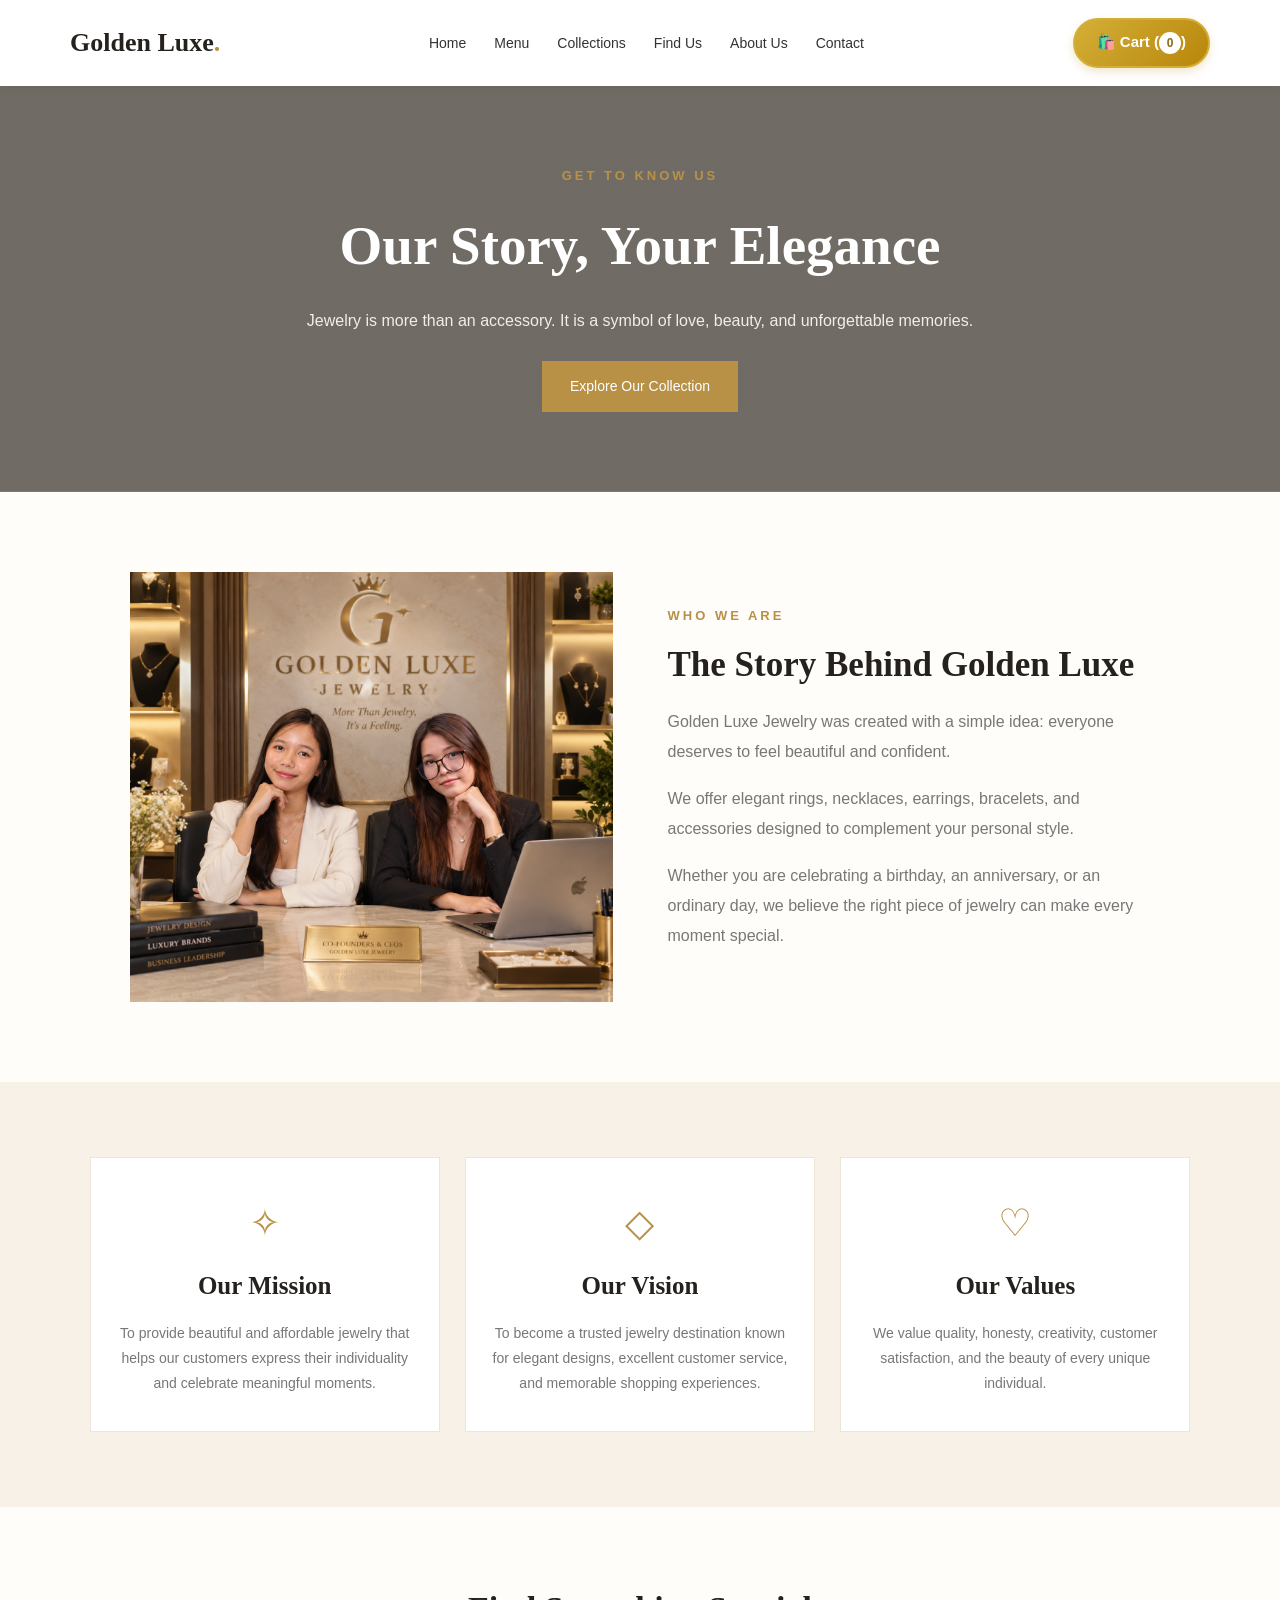
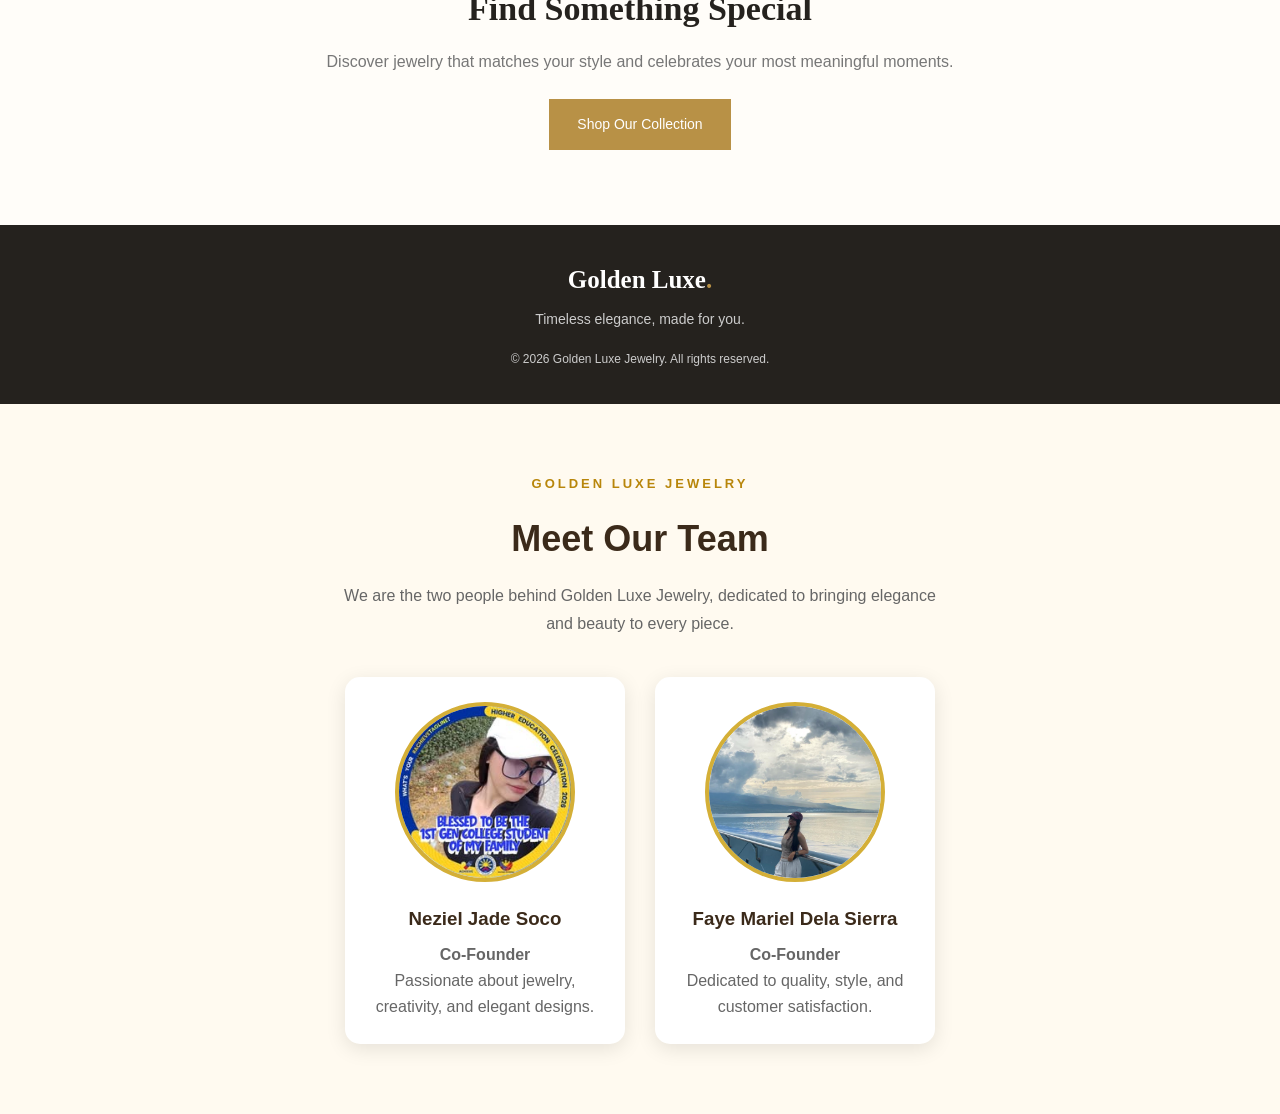
<file: index.html/about.html>
<!DOCTYPE html>
<html lang="en">
<head>
    <meta charset="UTF-8">
    <meta name="viewport" content="width=device-width, initial-scale=1.0">
    <title>About Us | Golden Luxe Jewelry</title>
    <link rel="stylesheet" href="style.css">
    <script src="script.js" defer></script>
</head>
<body>

    <!-- Navigation Bar -->
    <header>
        <nav class="navbar">
            <h2 class="logo">Golden Luxe<span>.</span></h2>

            <ul class="nav-links">
                <li><a href="index.html">Home</a></li>
                <li><a href="menu.html">Menu</a></li>
                <li><a href="index.html#collections">Collections</a></li>
                <li><a href="map.html">Find Us</a></li>
                <li><a href="about.html">About Us</a></li>
                <li><a href="index.html#contact">Contact</a></li>
            </ul>

            <button class="cart-button" onclick="showCart()">
                🛍️ Cart (<span id="cart-count">0</span>)
            </button>
        </nav>
    </header>

    <!-- About Hero -->
    <section class="about-hero">
        <div>
            <p class="about-label">GET TO KNOW US</p>
            <h1>Our Story, Your Elegance</h1>
            <p>
                Jewelry is more than an accessory.
                It is a symbol of love, beauty, and unforgettable memories.
            </p>
            <a href="menu.html" class="btn">Explore Our Collection</a>
        </div>
    </section>

    <!-- Our Story -->
<section class="story-section">
    <div class="story-image">
        <img
            src="CEO sterling company.png"
            alt="Golden Luxe Jewelry co-founders in their jewelry boutique">
    </div>

    <div class="story-content">
        <p class="about-label">WHO WE ARE</p>
        <h2>The Story Behind Golden Luxe</h2>

        <p>
            Golden Luxe Jewelry was created with a simple idea:
            everyone deserves to feel beautiful and confident.
        </p>

        <p>
            We offer elegant rings, necklaces, earrings, bracelets,
            and accessories designed to complement your personal style.
        </p>

        <p>
            Whether you are celebrating a birthday, an anniversary,
            or an ordinary day, we believe the right piece of jewelry
            can make every moment special.
        </p>
    </div>
</section>

    <!-- Mission and Vision -->
    <section class="mission-section">
        <div class="mission-card">
            <div class="about-icon">✧</div>
            <h2>Our Mission</h2>
            <p>
                To provide beautiful and affordable jewelry that helps
                our customers express their individuality and celebrate
                meaningful moments.
            </p>
        </div>

        <div class="mission-card">
            <div class="about-icon">◇</div>
            <h2>Our Vision</h2>
            <p>
                To become a trusted jewelry destination known for
                elegant designs, excellent customer service, and
                memorable shopping experiences.
            </p>
        </div>

        <div class="mission-card">
            <div class="about-icon">♡</div>
            <h2>Our Values</h2>
            <p>
                We value quality, honesty, creativity, customer
                satisfaction, and the beauty of every unique individual.
            </p>
        </div>
    </section>

    <!-- Call to Action -->
    <section class="about-cta">
        <h2>Find Something Special</h2>
        <p>
            Discover jewelry that matches your style and celebrates
            your most meaningful moments.
        </p>
        <a href="menu.html" class="btn">Shop Our Collection</a>
    </section>

    <!-- Footer -->
    <footer>
        <h3>Golden Luxe<span>.</span></h3>
        <p>Timeless elegance, made for you.</p>
        <p class="copyright">
            &copy; 2026 Golden Luxe Jewelry. All rights reserved.
        </p>
    </footer>

    <script src="script.js"></script>

    
<!-- Meet Our Team -->
<section class="team-section" id="team">
    <p class="team-subtitle">GOLDEN LUXE JEWELRY</p>
    <h2>Meet Our Team</h2>
    <p class="team-description">
        We are the two people behind Golden Luxe Jewelry,
        dedicated to bringing elegance and beauty to every piece.
    </p>

    <div class="team-container">

        <!-- First Member -->
        <div class="team-card">
            <img src="Jade.jpg" alt="First team member">
            <h3>Neziel Jade Soco</h3>
            <p class="team-role">Co-Founder</p>
            <p>Passionate about jewelry, creativity, and elegant designs.</p>
        </div>

        <!-- Second Member -->
        <div class="team-card">
            <img src="faye.png" alt="Second team member">
            <h3>Faye Mariel Dela Sierra</h3>
            <p class="team-role">Co-Founder</p>
            <p>Dedicated to quality, style, and customer satisfaction.</p>
        </div>

    </div>
</section>

</body>
</html>
</file>
<file: index.html/style.css>
/* General Styles */
* {
    margin: 0;
    padding: 0;
    box-sizing: border-box;
    scroll-behavior: smooth;
}

body {
    font-family: Arial, Helvetica, sans-serif;
    color: #333;
    background-color: #fffdf9;
    line-height: 1.6;
}

:root {
    --gold: #b89146;
    --dark-gold: #8d6b2f;
    --cream: #f8f1e7;
    --dark: #25221e;
}

/* Navigation */
header {
    background-color: #ffffff;
    box-shadow: 0 2px 10px rgba(0, 0, 0, 0.06);
    position: sticky;
    top: 0;
    z-index: 100;
}

.navbar {
    max-width: 1200px;
    margin: auto;
    padding: 18px 30px;
    display: flex;
    justify-content: space-between;
    align-items: center;
    gap: 20px;
}

.logo {
    color: var(--dark);
    font-family: Georgia, serif;
    font-size: 26px;
}

.logo span,
footer span {
    color: var(--gold);
}

.nav-links {
    display: flex;
    list-style: none;
    gap: 28px;
}

.nav-links a {
    text-decoration: none;
    color: #333;
    font-size: 14px;
    transition: color 0.3s;
}

.nav-links a:hover {
    color: var(--gold);
}

/* Home Section */
.hero {
    min-height: 580px;
    display: flex;
    align-items: center;
    padding: 80px 10%;
    background:
        linear-gradient(
            90deg,
            rgba(20, 18, 15, 0.78),
            rgba(20, 18, 15, 0.15)
        ),
        url("https://images.unsplash.com/photo-1515562141207-7a88fb7ce338?auto=format&fit=crop&w=1800&q=85");
    background-size: cover;
    background-position: center;
    color: white;
}

.hero-content {
    max-width: 560px;
}

.subtitle {
    color: var(--gold);
    font-size: 13px;
    font-weight: bold;
    letter-spacing: 3px;
    margin-bottom: 15px;
}

.hero h1 {
    font-family: Georgia, serif;
    font-size: clamp(38px, 5vw, 64px);
    line-height: 1.15;
    margin-bottom: 22px;
}

.hero-content > p:not(.subtitle) {
    max-width: 440px;
    margin-bottom: 30px;
    color: #f1eee9;
}

.btn {
    display: inline-block;
    background-color: var(--gold);
    color: white;
    padding: 13px 27px;
    text-decoration: none;
    border: 1px solid var(--gold);
    transition: 0.3s;
    font-size: 14px;
}

.btn:hover {
    background-color: var(--dark-gold);
    border-color: var(--dark-gold);
    transform: translateY(-2px);
}

/* Section Headings */
.features,
.collections,
.contact {
    padding: 80px 8%;
    text-align: center;
}

.features h2,
.collections h2,
.contact h2,
.about h2 {
    font-family: Georgia, serif;
    font-size: 36px;
    color: var(--dark);
    margin-bottom: 12px;
}

.section-description {
    color: #777;
    margin-bottom: 45px;
}

/* Features */
.features {
    background-color: #fffdf9;
}

.feature-container {
    display: grid;
    grid-template-columns: repeat(3, 1fr);
    gap: 25px;
    max-width: 1100px;
    margin: auto;
}

.feature-card {
    padding: 35px 25px;
    background: white;
    border: 1px solid #eee5d7;
    transition: transform 0.3s, box-shadow 0.3s;
}

.feature-card:hover {
    transform: translateY(-7px);
    box-shadow: 0 10px 25px rgba(0, 0, 0, 0.08);
}

.feature-icon {
    font-size: 38px;
    color: var(--gold);
    margin-bottom: 15px;
}

.feature-card h3 {
    margin-bottom: 12px;
    font-family: Georgia, serif;
}

.feature-card p {
    color: #777;
    font-size: 14px;
}


/* Collections */
.collections {
    background-color: var(--cream);
    padding: 80px 8%;
    text-align: center;
}

.product-container {
    display: grid;
    grid-template-columns: repeat(4, minmax(0, 1fr));
    gap: 25px;
    max-width: 1200px;
    margin: 0 auto 35px;
}

.product-card {
    background: white;
    padding-bottom: 25px;
    overflow: hidden;
    transition: transform 0.3s, box-shadow 0.3s;
}

.product-card:hover {
    transform: translateY(-5px);
    box-shadow: 0 10px 25px rgba(0, 0, 0, 0.09);
}

.product-card img {
    display: block;
    width: 100%;
    height: 240px;
    object-fit: cover;
    transition: transform 0.4s;
}

.product-card:hover img {
    transform: scale(1.04);
}

.product-card h3 {
    margin: 18px 10px 8px;
    font-family: Georgia, serif;
}

.product-card p {
    color: #777;
    font-size: 13px;
    padding: 0 12px;
    margin-bottom: 15px;
}

/* Category headings on menu page */
.category-title {
    margin: 45px 0 25px;
    color: var(--dark);
    font-family: Georgia, serif;
    font-size: 30px;
}

/* Product prices */
.price {
    color: var(--dark-gold) !important;
    font-size: 18px !important;
    font-weight: bold;
    margin-bottom: 15px;
}

/* Add to Cart buttons - one style only */
.product-card button.shop-link {
    display: inline-block;
    padding: 12px 22px;
    background: linear-gradient(135deg, #d4af37, #b8860b);
    color: white;
    border: 2px solid #d4af37;
    border-radius: 30px;
    font-size: 14px;
    font-weight: bold;
    cursor: pointer;
    transition: all 0.3s ease;
    box-shadow: 0 4px 10px rgba(184, 134, 11, 0.2);
}

.product-card button.shop-link:hover {
    background: var(--dark);
    border-color: var(--dark);
    color: #d4af37;
    transform: translateY(-3px);
}

.product-card button.shop-link:active {
    transform: scale(0.95);
}

.product-card button.shop-link:focus-visible {
    outline: 3px solid var(--gold);
    outline-offset: 4px;
}


.product-container {
    display: grid;
    grid-template-columns: repeat(4, 1fr);
    gap: 25px;
    max-width: 1200px;
    margin: auto;
}

.product-card {
    background: white;
    padding-bottom: 25px;
    overflow: hidden;
    transition: transform 0.3s, box-shadow 0.3s;
}

.product-card:hover {
    transform: translateY(-5px);
    box-shadow: 0 10px 25px rgba(0, 0, 0, 0.09);
}

.product-card img {
    width: 100%;
    height: 240px;
    object-fit: cover;
    display: block;
    transition: transform 0.4s;
}

.product-card:hover img {
    transform: scale(1.04);
}

.product-card h3 {
    margin: 18px 10px 8px;
    font-family: Georgia, serif;
}

.product-card p {
    color: #777;
    font-size: 13px;
    padding: 0 12px;
    margin-bottom: 15px;
}

.shop-link {
    color: var(--dark-gold);
    text-decoration: none;
    font-size: 14px;
    font-weight: bold;
}

.shop-link:hover {
    color: var(--gold);
}

/* About Us */
.about {
    display: grid;
    grid-template-columns: 1fr 1fr;
    align-items: center;
    gap: 60px;
    padding: 90px 10%;
    max-width: 1400px;
    margin: auto;
}

.about-image img {
    width: 100%;
    max-height: 480px;
    object-fit: cover;
    display: block;
}

.about-content p:not(.subtitle) {
    color: #777;
    margin-bottom: 18px;
}

.about-content .btn {
    margin-top: 10px;
}

/* Contact */
.contact {
    background-color: #f5eee3;
}

.contact > p {
    color: #777;
    margin-bottom: 25px;
}

.contact-info {
    margin-bottom: 25px;
    line-height: 2;
}

.contact-info p {
    color: #555;
}
/* Hide Contact Us by default */
#contact {
    display: none;
}

/* Show Contact Us when activated */
#contact.show-contact {
    display: block;
}

/* Contact Us Section - hidden until clicked */
#contact {
    display: none;
    background-color: #f5eee3;
    padding: 60px 20px;
    text-align: center;
}

#contact.show-contact {
    display: block;
}

#contact h1 {
    font-family: Georgia, serif;
    font-size: 36px;
    color: var(--dark);
    margin-bottom: 15px;
}

#contact p {
    color: #777;
    margin-bottom: 12px;
}

#contact .contact-button {
    display: inline-block;
    margin-top: 15px;
    padding: 15px 28px;
    background-color: var(--gold);
    color: white;
    text-decoration: none;
    transition: background-color 0.3s;
}

#contact .contact-button:hover {
    background-color: var(--dark-gold);
}


/* Show only when Contact Us is clicked */
#contact.show-contact {
    display: block;
}

#contact h1 {
    font-family: Georgia, serif;
    font-size: 36px;
    color: #25221e;
    margin-bottom: 15px;
}

#contact p {
    color: #777;
    margin-bottom: 12px;
}

#contact .contact-button {
    display: inline-block;
    margin-top: 15px;
    padding: 15px 28px;
    background-color: var(--gold);
    color: white;
    text-decoration: none;
    transition: background-color 0.3s;
}

#contact .contact-button:hover {
    background-color: var(--dark-gold);
}
/* Social Media Links */
.social-links {
    display: flex;
    justify-content: center;
    gap: 20px;
    margin-top: 25px;
}

.social-links a {
    color: #8d6b2f;
    font-weight: bold;
    text-decoration: none;
    padding: 8px 16px;
    border: 1px solid #b89146;
    border-radius: 25px;
    transition: 0.3s;
}

.social-links a:hover {
    background-color: #b89146;
    color: white;
}

/* Footer */
footer {
    background-color: var(--dark);
    color: white;
    text-align: center;
    padding: 35px 20px;
}

footer h3 {
    font-family: Georgia, serif;
    font-size: 25px;
    margin-bottom: 8px;
}

footer p {
    color: #ccc;
    font-size: 14px;
}

.copyright {
    margin-top: 20px;
    font-size: 12px;
}

/* Responsive Design */
@media (max-width: 900px) {
    .navbar {
        flex-direction: column;
    }

    .nav-links {
        flex-wrap: wrap;
        justify-content: center;
        gap: 15px;
    }

    .product-container {
        grid-template-columns: repeat(2, 1fr);
    }

    .about {
        gap: 30px;
        padding: 60px 6%;
    }
}

@media (max-width: 600px) {
    .navbar {
        padding: 15px;
    }

    .nav-links {
        gap: 12px;
    }

    .nav-links a {
        font-size: 12px;
    }

    .hero {
        min-height: 480px;
        padding: 60px 7%;
    }

    .feature-container {
        grid-template-columns: 1fr;
    }

    .product-container {
        grid-template-columns: 1fr;
    }

    .product-card img {
        height: 280px;
    }

    .about {
        grid-template-columns: 1fr;
    }

    .features,
    .collections,
    .contact {
        padding: 55px 6%;
    }

    .features h2,
    .collections h2,
    .contact h2,
    .about h2 {
        font-size: 30px;
    }
}

/* Menu Page Banner */
.menu-banner {
    background-color: #f5eee3;
    text-align: center;
    padding: 65px 20px;
}

.menu-banner p:first-child {
    color: #b89146;
    letter-spacing: 3px;
    font-size: 13px;
    font-weight: bold;
}

.menu-banner h1 {
    font-family: Georgia, serif;
    font-size: 44px;
    color: #25221e;
    margin: 10px 0;
}

.menu-banner p:last-child {
    color: #777;
}

/* Product Prices */
.price {
    color: #8d6b2f !important;
    font-size: 18px !important;
    font-weight: bold;
    margin-bottom: 15px;
}

.product-card button.shop-link {
    display: inline-block;
    padding: 10px 18px;
    background-color: #b89146;
    color: white;
    border: 1px solid #b89146;
    cursor: pointer;
    transition: 0.3s;
}

.product-card button.shop-link:hover {
    background-color: #8d6b2f;
    color: white;
}

@media (max-width: 600px) {
    .menu-banner h1 {
        font-size: 32px;
    }
}
/* Center the products */
.product-container {
    display: flex;
    justify-content: center;
    flex-wrap: wrap;
    gap: 25px;
    width: 100%;
    max-width: 1100px;
    margin: 0 auto 50px;
}

.product-card {
    flex: 0 0 280px;
    text-align: center;
}

.category-title {
    text-align: center;
}

/* Product Prices */
.product-card .price {
    color: #8d6b2f;
    font-size: 18px;
    font-weight: bold;
    margin-bottom: 15px;
}

.product-card button.shop-link {
    display: inline-block;
    padding: 10px 18px;
    background-color: #b89146;
    color: white;
    border: 1px solid #b89146;
    cursor: pointer;
    transition: 0.3s;
}

.product-card button.shop-link:hover {
    background-color: #8d6b2f;
    color: white;
}

@media (max-width: 600px) {
    .menu-banner h1 {
        font-size: 32px;
    }

    .product-card {
        flex: 0 0 90%;
    }
}
/* Feedback Section */
.feedback {
    background-color: #fffdf9;
    padding: 70px 20px;
    text-align: center;
}

.feedback h2 {
    font-family: Georgia, serif;
    font-size: 36px;
    color: #25221e;
    margin-bottom: 10px;
}

.feedback-description {
    color: #777;
    margin-bottom: 30px;
}

#feedbackForm {
    max-width: 600px;
    margin: 0 auto;
    padding: 30px;
    background-color: #f8f1e7;
    text-align: left;
    border: 1px solid #eee5d7;
}

.form-group {
    margin-bottom: 20px;
}

.form-group label {
    display: block;
    margin-bottom: 8px;
    color: #333;
    font-weight: bold;
    font-size: 14px;
}

.form-group input,
.form-group select,
.form-group textarea {
    width: 100%;
    padding: 12px;
    border: 1px solid #d8cbb8;
    background-color: white;
    font-family: Arial, sans-serif;
    font-size: 14px;
    border-radius: 4px;
}

.form-group textarea {
    resize: vertical;
}

.form-group input:focus,
.form-group select:focus,
.form-group textarea:focus {
    outline: 2px solid #b89146;
    border-color: #b89146;
}

.feedback-btn {
    width: 100%;
    padding: 14px;
    background-color: #b89146;
    color: white;
    border: none;
    border-radius: 4px;
    font-size: 15px;
    cursor: pointer;
    transition: background-color 0.3s;
}

.feedback-btn:hover {
    background-color: #8d6b2f;
}

#feedbackMessage {
    margin-top: 15px;
    text-align: center;
    color: #6c5125;
    font-weight: bold;
}

/* Customer Reviews */
.reviews {
    padding: 75px 8%;
    background-color: #f8f1e7;
    text-align: center;
}

.review-subtitle {
    color: #b89146;
    font-size: 13px;
    font-weight: bold;
    letter-spacing: 3px;
}

.reviews h2 {
    font-family: Georgia, serif;
    font-size: 36px;
    color: #25221e;
    margin: 10px 0;
}

.review-intro {
    color: #777;
    margin-bottom: 30px;
}

.rating-summary {
    margin: 25px auto 40px;
}

.rating-summary h3 {
    font-size: 38px;
    color: #25221e;
}

.stars {
    color: #c69a35;
    font-size: 23px;
    letter-spacing: 3px;
    margin: 8px 0;
}

.rating-summary p {
    color: #777;
    font-size: 13px;
}

.review-container {
    display: grid;
    grid-template-columns: repeat(2, 1fr);
    gap: 25px;
    max-width: 1100px;
    margin: auto;
    text-align: left;
}

.review-card {
    background-color: white;
    padding: 25px;
    border: 1px solid #eee5d7;
    border-radius: 5px;
    transition: transform 0.3s, box-shadow 0.3s;
}

.review-card:hover {
    transform: translateY(-5px);
    box-shadow: 0 8px 20px rgba(0, 0, 0, 0.08);
}

.review-top {
    display: flex;
    align-items: center;
    gap: 13px;
}

.customer-avatar {
    width: 45px;
    height: 45px;
    border-radius: 50%;
    background-color: #b89146;
    color: white;
    display: flex;
    justify-content: center;
    align-items: center;
    font-size: 20px;
    font-weight: bold;
}

.review-top h3 {
    font-size: 16px;
    color: #25221e;
}

.buyer-label {
    font-size: 12px;
    color: #8d6b2f;
}

.review-card .stars {
    font-size: 18px;
}

.review-card h4 {
    margin: 8px 0;
    color: #333;
}

.review-comment {
    color: #666;
    font-size: 14px;
    line-height: 1.8;
}

.review-date {
    margin-top: 15px;
    font-size: 12px;
    color: #999;
}

@media (max-width: 700px) {
    .review-container {
        grid-template-columns: 1fr;
    }

    .reviews h2 {
        font-size: 29px;
    }
}

/* About Us Hero */
.about-hero {
    min-height: 380px;
    padding: 80px 10%;
    display: flex;
    align-items: center;
    justify-content: center;
    text-align: center;
    background:
        linear-gradient(
            rgba(35, 29, 21, 0.65),
            rgba(35, 29, 21, 0.65)
        ),
        url("https://images.unsplash.com/photo-1515562141207-7a88fb7ce338?auto=format&fit=crop&w=1600&q=80");
    background-position: center;
    background-size: cover;
    color: white;
}

.about-hero > div {
    max-width: 700px;
}

.about-label {
    color: #b89146;
    font-size: 13px;
    font-weight: bold;
    letter-spacing: 3px;
    margin-bottom: 15px;
}

.about-hero h1 {
    font-family: Georgia, serif;
    font-size: clamp(36px, 5vw, 55px);
    margin-bottom: 18px;
}

.about-hero p:not(.about-label) {
    color: #f1eee9;
    margin-bottom: 28px;
}

/* Our Story */
.story-section {
    max-width: 1200px;
    margin: auto;
    padding: 80px 7%;
    display: grid;
    grid-template-columns: 1fr 1fr;
    align-items: center;
    gap: 55px;
}

.story-image img {
    width: 100%;
    height: 430px;
    object-fit: cover;
    display: block;
}

.story-content h2 {
    font-family: Georgia, serif;
    color: #25221e;
    font-size: 35px;
    line-height: 1.3;
    margin-bottom: 20px;
}

.story-content p:not(.about-label) {
    color: #777;
    margin-bottom: 16px;
    line-height: 1.9;
}

/* Mission, Vision, and Values */
.mission-section {
    background-color: #f8f1e7;
    padding: 75px 7%;
    display: grid;
    grid-template-columns: repeat(3, 1fr);
    gap: 25px;
}

.mission-card {
    background-color: white;
    text-align: center;
    padding: 35px 25px;
    border: 1px solid #eee5d7;
    transition: transform 0.3s;
}

.mission-card:hover {
    transform: translateY(-6px);
}

.about-icon {
    color: #b89146;
    font-size: 38px;
    margin-bottom: 12px;
}

.mission-card h2 {
    font-family: Georgia, serif;
    color: #25221e;
    font-size: 25px;
    margin-bottom: 15px;
}

.mission-card p {
    color: #777;
    font-size: 14px;
    line-height: 1.8;
}

/* About Call to Action */
.about-cta {
    text-align: center;
    padding: 75px 20px;
    background-color: #fffdf9;
}

.about-cta h2 {
    font-family: Georgia, serif;
    color: #25221e;
    font-size: 34px;
    margin-bottom: 12px;
}

.about-cta p {
    color: #777;
    margin-bottom: 25px;
}

/* Responsive About Page */
@media (max-width: 900px) {
    .story-section {
        gap: 30px;
        padding: 60px 5%;
    }

    .mission-section {
        grid-template-columns: 1fr;
    }
}

@media (max-width: 600px) {
    .about-hero {
        padding: 60px 7%;
    }

    .story-section {
        grid-template-columns: 1fr;
    }

    .story-image img {
        height: 300px;
    }

    .story-content h2 {
        font-size: 29px;
    }

    .about-cta h2 {
        font-size: 29px;
    }
}


/* Team Section */
.team-section {
    padding: 70px 20px;
    text-align: center;
    background-color: #fffaf0;
}

.team-subtitle {
    color: #b8860b;
    letter-spacing: 3px;
    font-size: 13px;
    font-weight: bold;
}

.team-section h2 {
    color: #3b2a1a;
    font-size: 36px;
    margin: 15px 0;
}

.team-description {
    max-width: 600px;
    margin: 0 auto 40px;
    color: #666;
    line-height: 1.7;
}

.team-container {
    display: flex;
    justify-content: center;
    align-items: stretch;
    flex-wrap: wrap;
    gap: 30px;
}

.team-card {
    width: 280px;
    padding: 25px;
    background: white;
    border-radius: 15px;
    box-shadow: 0 5px 20px rgba(0, 0, 0, 0.1);
    transition: transform 0.3s ease;
}

.team-card:hover {
    transform: translateY(-5px);
}

.team-card img {
    width: 180px;
    height: 180px;
    object-fit: cover;
    border-radius: 50%;
    border: 4px solid #d4af37;
}

.team-card h3 {
    color: #3b2a1a;
    margin: 15px 0 8px;
}

.team-role {
    color: #b8860b;
    font-weight: bold;
}

.team-card p {
    color: #666;
    line-height: 1.6;
}

@media (max-width: 600px) {
    .team-section h2 {
        font-size: 28px;
    }

    .team-card {
        width: 100%;
        max-width: 280px;
    }
}

/* Add to Cart Button */
.shop-link {
    background: linear-gradient(135deg, #d4af37, #b8860b);
    color: #ffffff;
    border: 2px solid #d4af37;
    padding: 12px 25px;
    border-radius: 30px;
    font-size: 15px;
    font-weight: bold;
    letter-spacing: 0.5px;
    cursor: pointer;
    transition: all 0.3s ease;
    box-shadow: 0 4px 10px rgba(184, 134, 11, 0.2);
}

/* Hover Effect */
.shop-link:hover {
    background: #3b2a1a;
    border-color: #3b2a1a;
    color: #d4af37;
    transform: translateY(-3px);
    box-shadow: 0 7px 15px rgba(0, 0, 0, 0.2);
}

/* Click Effect */
.shop-link:active {
    transform: scale(0.95);
}

/* Keyboard Accessibility */
.shop-link:focus-visible {
    outline: 3px solid #d4af37;
    outline-offset: 4px;
}


/* Shopping Cart Button */
.cart-button {
    background: linear-gradient(135deg, #d4af37, #b8860b);
    color: white;
    border: 2px solid #d4af37;
    padding: 12px 22px;
    border-radius: 30px;
    font-size: 15px;
    font-weight: bold;
    cursor: pointer;
    transition: all 0.3s ease;
    box-shadow: 0 4px 10px rgba(184, 134, 11, 0.2);
}

/* Hover Effect */
.cart-button:hover {
    background: #3b2a1a;
    color: #d4af37;
    border-color: #3b2a1a;
    transform: translateY(-3px);
    box-shadow: 0 6px 15px rgba(0, 0, 0, 0.2);
}

/* Click Effect */
.cart-button:active {
    transform: scale(0.95);
}

/* Cart Item Counter */
#cart-count {
    display: inline-flex;
    align-items: center;
    justify-content: center;
    min-width: 22px;
    height: 22px;
    padding: 0 3px;
    border-radius: 50%;
    background-color: white;
    color: #8b6914;
    font-size: 12px;
    font-weight: bold;

}
</file>
